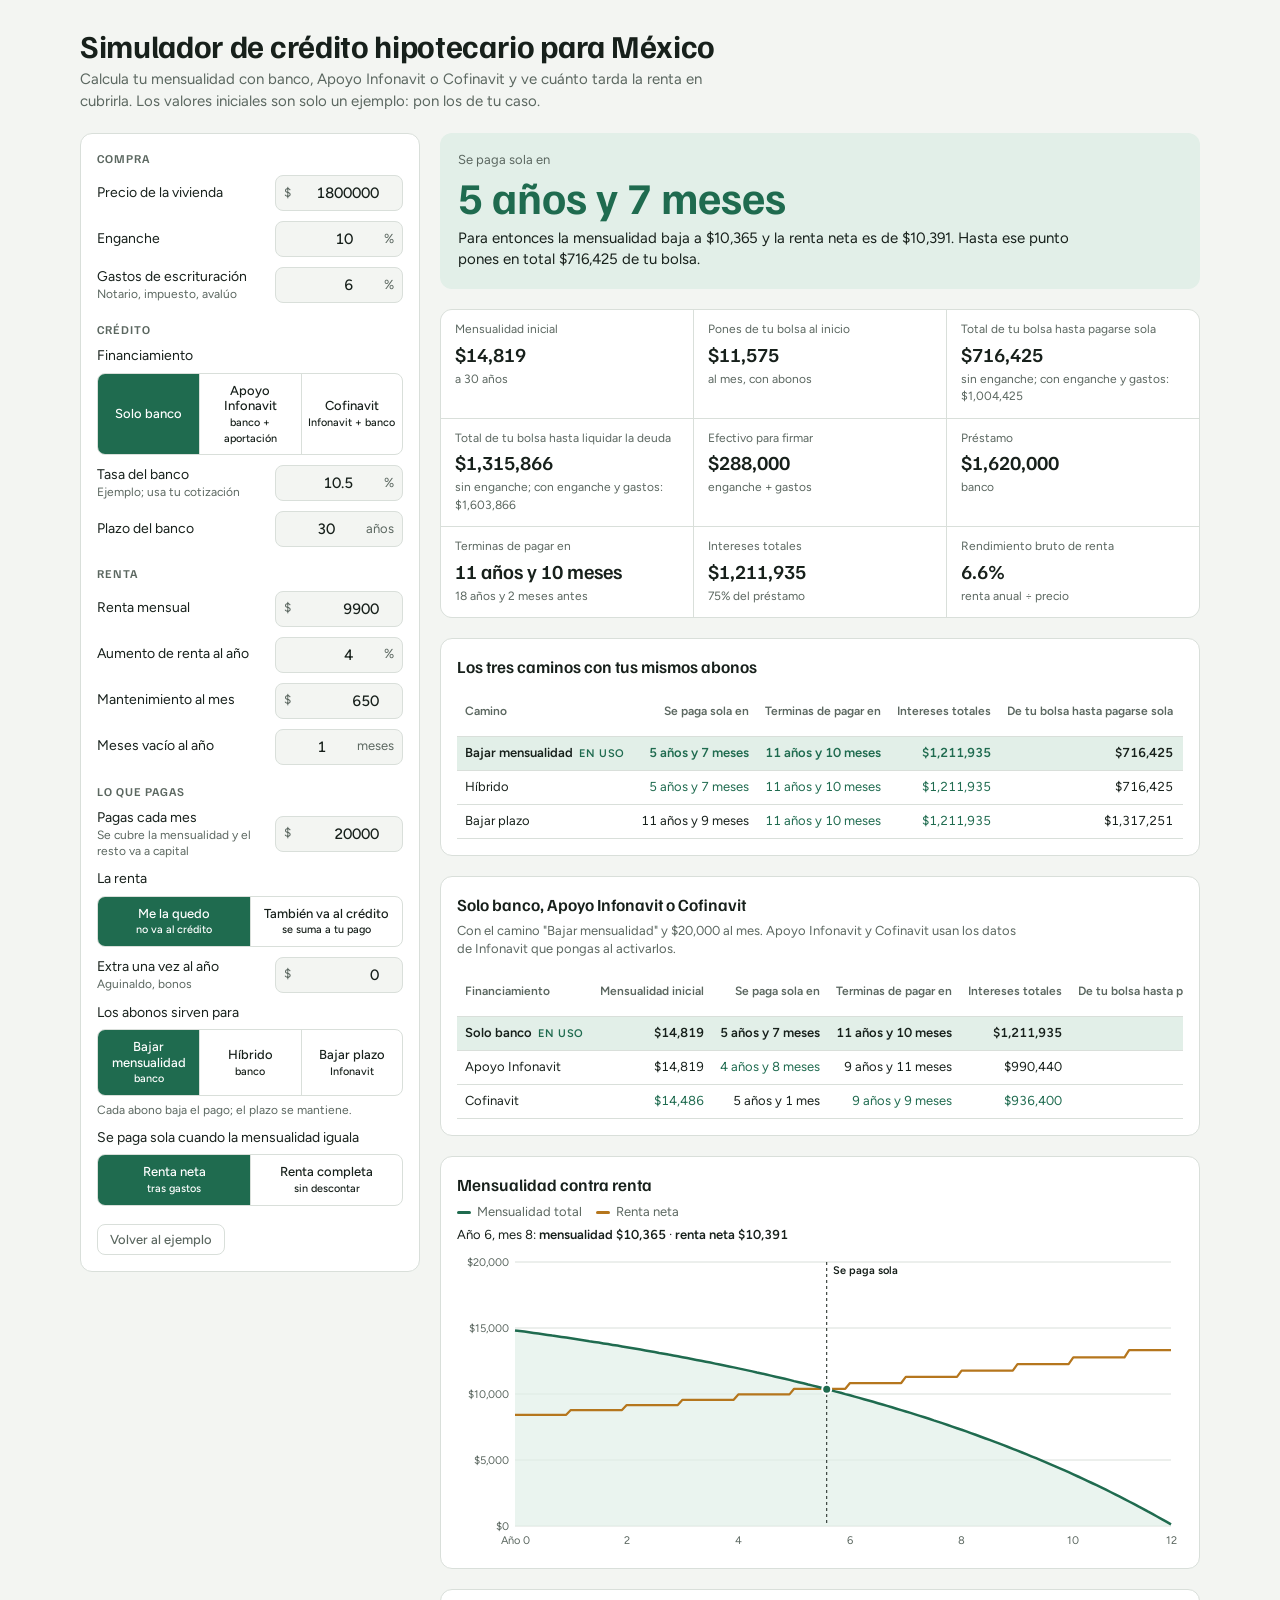
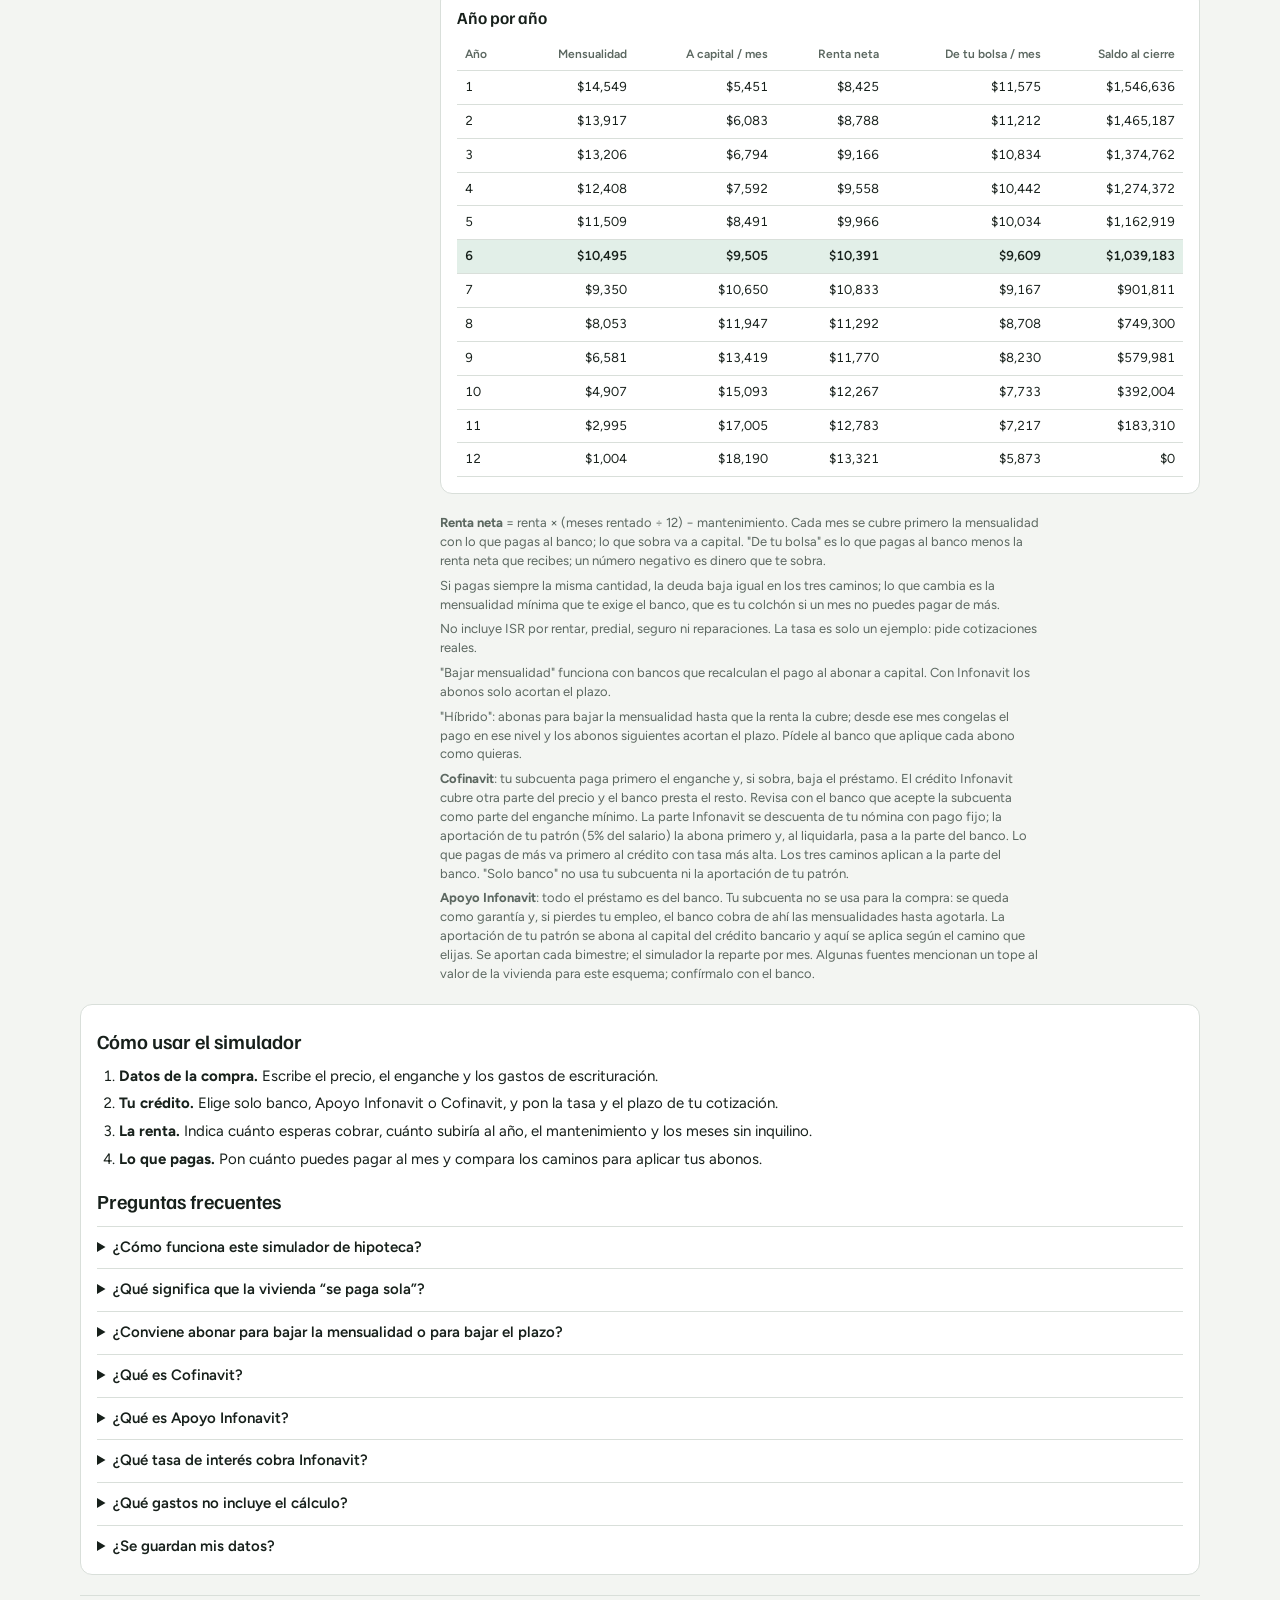
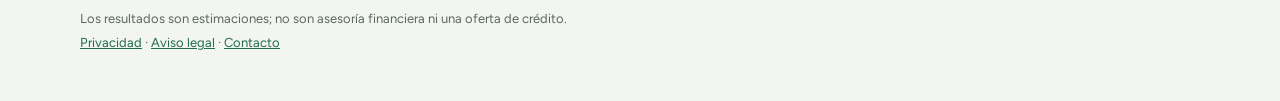
<file: index.html>
<!doctype html>
<html lang="es-MX">
<head>
<meta charset="utf-8">
<meta name="viewport" content="width=device-width, initial-scale=1, viewport-fit=cover">
<title>Simulador de crédito hipotecario en México | Infonavit y renta</title>
<meta name="description" content="Calcula gratis tu mensualidad con banco, Apoyo Infonavit o Cofinavit, compara abonos a capital y ve en cuánto tiempo la renta cubre tu hipoteca.">
<link rel="canonical" href="https://sepagasola.com/">
<meta property="og:type" content="website">
<meta property="og:locale" content="es_MX">
<meta property="og:site_name" content="Simulador de crédito hipotecario">
<meta property="og:title" content="Simulador de crédito hipotecario en México | Infonavit y renta">
<meta property="og:description" content="Calcula gratis tu mensualidad con banco, Apoyo Infonavit o Cofinavit, compara abonos a capital y ve en cuánto tiempo la renta cubre tu hipoteca.">
<meta property="og:url" content="https://sepagasola.com/">
<meta property="og:image" content="https://sepagasola.com/og-image.png">
<meta property="og:image:width" content="1200">
<meta property="og:image:height" content="630">
<meta property="og:image:alt" content="Simulador de crédito hipotecario para México: mensualidad y renta">
<meta name="twitter:card" content="summary_large_image">
<meta name="twitter:title" content="Simulador de crédito hipotecario en México | Infonavit y renta">
<meta name="twitter:description" content="Calcula gratis tu mensualidad con banco, Apoyo Infonavit o Cofinavit, compara abonos a capital y ve en cuánto tiempo la renta cubre tu hipoteca.">
<meta name="twitter:image" content="https://sepagasola.com/og-image.png">
<script type="application/ld+json">
[
 {
  "@context": "https://schema.org",
  "@type": "WebApplication",
  "name": "Simulador de crédito hipotecario para México",
  "url": "https://sepagasola.com/",
  "description": "Calcula gratis tu mensualidad con banco, Apoyo Infonavit o Cofinavit, compara abonos a capital y ve en cuánto tiempo la renta cubre tu hipoteca.",
  "applicationCategory": "FinanceApplication",
  "operatingSystem": "Cualquiera con navegador web",
  "inLanguage": "es-MX",
  "isAccessibleForFree": true,
  "offers": {
   "@type": "Offer",
   "price": "0",
   "priceCurrency": "MXN"
  }
 },
 {
  "@context": "https://schema.org",
  "@type": "FAQPage",
  "inLanguage": "es-MX",
  "mainEntity": [
   {
    "@type": "Question",
    "name": "¿Cómo funciona este simulador de hipoteca?",
    "acceptedAnswer": {
     "@type": "Answer",
     "text": "Pones el precio de la vivienda, el enganche, la tasa, el plazo, la renta esperada y lo que pagarías cada mes. El simulador calcula el crédito mes por mes y te muestra la mensualidad, los intereses, el saldo y lo que pondrías de tu bolsa. Los resultados son estimaciones: para decidir, pide cotizaciones reales."
    }
   },
   {
    "@type": "Question",
    "name": "¿Qué significa que la vivienda “se paga sola”?",
    "acceptedAnswer": {
     "@type": "Answer",
     "text": "Es el momento en que la renta cubre la mensualidad del crédito. Puedes compararla con la renta neta (descontando mantenimiento y meses vacío) o con la renta completa. Abonar a capital puede adelantar ese momento si tu banco recalcula la mensualidad."
    }
   },
   {
    "@type": "Question",
    "name": "¿Conviene abonar para bajar la mensualidad o para bajar el plazo?",
    "acceptedAnswer": {
     "@type": "Answer",
     "text": "Depende de tu caso y de lo que permita tu crédito. Si pagas siempre la misma cantidad, la deuda baja igual en los dos casos; lo que cambia es la mensualidad mínima que te exige el banco. Bajarla te deja más colchón si un mes no puedes pagar de más. El simulador compara también un camino híbrido."
    }
   },
   {
    "@type": "Question",
    "name": "¿Qué es Cofinavit?",
    "acceptedAnswer": {
     "@type": "Answer",
     "text": "Es un crédito para comprar vivienda que combina un préstamo de Infonavit con uno de un banco. Tu subcuenta de vivienda puede aplicarse a la compra, por ejemplo al enganche. Las condiciones y los montos dependen de tu precalificación y del banco."
    }
   },
   {
    "@type": "Question",
    "name": "¿Qué es Apoyo Infonavit?",
    "acceptedAnswer": {
     "@type": "Answer",
     "text": "Es un crédito del banco en el que tu subcuenta de vivienda queda como garantía: puede cubrir mensualidades si dejas de trabajar para un patrón. Las aportaciones de tu patrón, del 5% de tu salario, se aplican al crédito. Pregúntale a tu banco si reducen la mensualidad o el plazo."
    }
   },
   {
    "@type": "Question",
    "name": "¿Qué tasa de interés cobra Infonavit?",
    "acceptedAnswer": {
     "@type": "Answer",
     "text": "La tasa de los créditos de Infonavit para comprar vivienda es fija y, según la tabla publicada para 2026, va de 3.69% a 10.45% anual de acuerdo con tu salario. En los créditos combinados con un banco la tasa de cada parte puede ser distinta. Confirma la tuya en Mi Cuenta Infonavit."
    }
   },
   {
    "@type": "Question",
    "name": "¿Qué gastos no incluye el cálculo?",
    "acceptedAnswer": {
     "@type": "Answer",
     "text": "No incluye ISR por rentar, predial, seguros ni reparaciones. Los gastos de escrituración se calculan con el porcentaje que tú pongas, y la mensualidad no incluye comisiones ni seguros del banco."
    }
   },
   {
    "@type": "Question",
    "name": "¿Se guardan mis datos?",
    "acceptedAnswer": {
     "@type": "Answer",
     "text": "Los valores que escribes se guardan solo en tu navegador para que no los pierdas al volver. No hay cuentas y esos datos no se envían a ningún servidor."
    }
   }
  ]
 }
]
</script>
<link rel="preload" href="fonts/figtree-latin.woff2" as="font" type="font/woff2" crossorigin>
<link rel="icon" href="favicon.svg" type="image/svg+xml">
<link rel="icon" href="favicon-32.png" type="image/png" sizes="32x32">
<link rel="apple-touch-icon" href="apple-touch-icon.png">
<link rel="manifest" href="manifest.webmanifest">
<meta name="theme-color" content="#f3f5f2" media="(prefers-color-scheme: light)">
<meta name="theme-color" content="#111613" media="(prefers-color-scheme: dark)">
<style>
@font-face{font-family:"Familjen Grotesk";font-style:normal;font-weight:400 700;font-display:swap;src:url(fonts/familjen-grotesk-latin.woff2) format("woff2")}
@font-face{font-family:"Figtree";font-style:normal;font-weight:300 900;font-display:swap;src:url(fonts/figtree-latin.woff2) format("woff2")}
/* Layout: calculadora de dos columnas (datos a la izquierda, resultados a la derecha) que se apila en celular */
:root{
  --bg:#f3f5f2; --panel:#ffffff; --fg:#17201b; --muted:#5b6760; --line:#d9dfda;
  --accent:#1f6b4f; --accent-soft:#e2efe8; --rent:#b5761d; --rent-soft:#f6ecdc;
  --bad:#b23b2e; --good:#1f6b4f; --inf:#3d6fa8; --inf-soft:#dbe6f2;
  --f-display:"Familjen Grotesk", "Helvetica Neue", Arial, sans-serif;
  --f-body:"Figtree", system-ui, -apple-system, "Segoe UI", sans-serif;
}
@media (prefers-color-scheme: dark){:root:not([data-theme="light"]){
  --bg:#111613; --panel:#1a211d; --fg:#e7ece8; --muted:#9aa8a0; --line:#2c3630;
  --accent:#5cc49a; --accent-soft:#1c3329; --rent:#e3a54c; --rent-soft:#352a19;
  --bad:#ef7d6e; --good:#5cc49a; --inf:#7fa9de; --inf-soft:#1f2c3b; color-scheme:dark}}
:root[data-theme="dark"]{
  --bg:#111613; --panel:#1a211d; --fg:#e7ece8; --muted:#9aa8a0; --line:#2c3630;
  --accent:#5cc49a; --accent-soft:#1c3329; --rent:#e3a54c; --rent-soft:#352a19;
  --bad:#ef7d6e; --good:#5cc49a; --inf:#7fa9de; --inf-soft:#1f2c3b; color-scheme:dark}
*{box-sizing:border-box}
body{background:var(--bg);color:var(--fg);font-family:var(--f-body);font-size:15px;line-height:1.45;
  padding-left:max(16px, env(safe-area-inset-left, 0px));padding-right:max(16px, env(safe-area-inset-right, 0px));padding-block:20px 40px}
.wrap{max-width:1120px;margin:0 auto;display:flex;flex-direction:column;gap:20px}
header h1{font-family:var(--f-display);font-weight:700;font-size:clamp(24px,4vw,32px);line-height:1.1;margin:0;text-wrap:balance;letter-spacing:-.01em}
header p{margin:6px 0 0;color:var(--muted);max-width:65ch}
.grid{display:grid;grid-template-columns:minmax(0,340px) minmax(0,1fr);gap:20px;align-items:start}
@media (max-width:820px){.grid{grid-template-columns:minmax(0,1fr)}}
.inputs{background:var(--panel);border:1px solid var(--line);border-radius:12px;padding:16px;display:flex;flex-direction:column;gap:18px}
fieldset{border:0;margin:0;padding:0;display:flex;flex-direction:column;gap:10px}
legend{font-family:var(--f-display);font-weight:600;font-size:12px;text-transform:uppercase;letter-spacing:.08em;color:var(--muted);margin-bottom:8px;padding:0}
.field{display:grid;grid-template-columns:minmax(0,1fr) 128px;align-items:center;gap:10px}
.field label{font-size:14px}
.field small{display:block;color:var(--muted);font-size:12px;line-height:1.3}
.inp{display:flex;align-items:center;border:1px solid var(--line);border-radius:8px;background:var(--bg);overflow:hidden}
.inp span{padding:0 8px;color:var(--muted);font-size:13px}
.inp input{flex:1;min-width:0;width:100%;border:0;background:transparent;color:var(--fg);font:500 15px var(--f-body);padding:8px 8px;text-align:right;font-variant-numeric:tabular-nums}
.inp:focus-within{border-color:var(--accent);box-shadow:0 0 0 3px var(--accent-soft)}
input:focus{outline:none}
.seg{display:grid;grid-template-columns:1fr 1fr;border:1px solid var(--line);border-radius:8px;overflow:hidden}
.seg button{border:0;background:transparent;color:var(--fg);font:500 13px var(--f-body);padding:9px 6px;cursor:pointer;line-height:1.2}
.seg button+button{border-left:1px solid var(--line)}
.seg button[aria-pressed="true"]{background:var(--accent);color:var(--panel)}
.seg button:focus-visible{outline:2px solid var(--accent);outline-offset:-2px}
.seg-label{font-size:14px;margin-bottom:6px}
.seg3{grid-template-columns:1fr 1fr 1fr}
.hint{display:block;color:var(--muted);font-size:12px;line-height:1.35;margin-top:6px}
.compare tbody tr{cursor:pointer}
.compare tbody tr:hover td{background:var(--bg)}
.compare tbody tr.sel td{background:var(--accent-soft);font-weight:600}
.compare tbody tr:focus-visible{outline:2px solid var(--accent);outline-offset:-2px}
.compare td.best{color:var(--good)}
.warn{color:var(--bad);font-weight:500}
.cofi-box{display:flex;flex-direction:column;gap:10px;border-left:2px solid var(--inf);padding-left:10px;margin-left:2px}
body:not(.cofi) .only-cofi{display:none}
body:not(.cofi):not(.apoyo) .cofi-box{display:none}
.card .sub{margin:0 0 6px;color:var(--muted);font-size:13px;max-width:70ch}
.compare .tag{font-size:11px;font-weight:600;text-transform:uppercase;letter-spacing:.06em;color:var(--accent);margin-left:6px}
.reset{align-self:flex-start;border:1px solid var(--line);background:transparent;color:var(--muted);font:500 13px var(--f-body);border-radius:8px;padding:7px 12px;cursor:pointer}
.reset:hover{color:var(--fg);border-color:var(--muted)}
.reset:focus-visible{outline:2px solid var(--accent);outline-offset:2px}
.results{display:flex;flex-direction:column;gap:20px;min-width:0}
.verdict{border-radius:12px;padding:18px 18px;background:var(--accent-soft);display:flex;flex-direction:column;gap:4px}
.verdict.no{background:var(--rent-soft)}
.verdict .k{font-size:13px;color:var(--muted)}
.verdict .big{font-family:var(--f-display);font-weight:700;font-size:clamp(30px,6vw,44px);line-height:1.05;color:var(--accent);font-variant-numeric:tabular-nums}
.verdict.no .big{color:var(--rent)}
.verdict p{margin:4px 0 0;max-width:65ch}
.kpis{display:grid;grid-template-columns:repeat(3,minmax(0,1fr));gap:1px;background:var(--line);border:1px solid var(--line);border-radius:12px;overflow:hidden}
@media (max-width:620px){.kpis{grid-template-columns:repeat(2,minmax(0,1fr))}.kpi:last-child:nth-child(odd){grid-column:span 2}}
.kpi{background:var(--panel);padding:12px 14px;display:flex;flex-direction:column;gap:2px;min-width:0}
.kpi .k{font-size:12px;color:var(--muted);line-height:1.3}
.kpi .v{font-family:var(--f-display);font-weight:600;font-size:20px;font-variant-numeric:tabular-nums;overflow-wrap:anywhere}
.kpi .s{font-size:12px;color:var(--muted)}
.card{background:var(--panel);border:1px solid var(--line);border-radius:12px;padding:16px;min-width:0}
.card h2{font-family:var(--f-display);font-weight:600;font-size:17px;margin:0 0 4px}
.legend{display:flex;flex-wrap:wrap;gap:14px;font-size:13px;color:var(--muted);margin:6px 0 4px}
.legend i{display:inline-block;width:14px;height:3px;border-radius:2px;vertical-align:middle;margin-right:6px}
.readout{font-size:13px;min-height:20px;font-variant-numeric:tabular-nums;margin-bottom:6px}
.readout b{font-weight:600}
#chart{width:100%;display:block;touch-action:pan-y}
#chart text{font-family:var(--f-body);font-size:11px;fill:var(--muted)}
.tablebox{overflow-x:auto;margin-top:8px}
table{border-collapse:collapse;width:100%;font-size:13px;font-variant-numeric:tabular-nums;min-width:520px}
th,td{text-align:right;padding:7px 8px;border-bottom:1px solid var(--line);white-space:nowrap}
th:first-child,td:first-child{text-align:left}
th{font-weight:600;color:var(--muted);font-size:12px}
tr.be td{background:var(--accent-soft);font-weight:600}
td.neg{color:var(--good)}
.notes{font-size:13px;color:var(--muted);max-width:75ch;display:flex;flex-direction:column;gap:6px}
.notes p{margin:0}
.noscript{margin:0;padding:12px 14px;border-radius:8px;background:var(--rent-soft);font-weight:500}
.guide{background:var(--panel);border:1px solid var(--line);border-radius:12px;padding:16px;display:flex;flex-direction:column;gap:10px}
.guide h2{font-family:var(--f-display);font-weight:600;font-size:20px;margin:6px 0 0}
.guide ol{margin:0;padding-left:22px;max-width:75ch;display:flex;flex-direction:column;gap:6px}
.faq details{border-top:1px solid var(--line);padding:10px 0}
.faq details:last-child{padding-bottom:0}
.faq summary{cursor:pointer;font-weight:600}
.faq summary:focus-visible{outline:2px solid var(--accent);outline-offset:2px;border-radius:4px}
.faq p{margin:8px 0 0;color:var(--muted);max-width:75ch}
.foot{border-top:1px solid var(--line);padding-top:14px;font-size:13px;color:var(--muted)}
.foot p{margin:0}
.foot nav{margin-top:6px}
.foot a{color:var(--accent)}
@media (prefers-reduced-motion: reduce){*{transition:none!important}}
</style>

</head>
<body>
<div class="wrap">
  <header>
    <h1>Simulador de crédito hipotecario para México</h1>
    <p>Calcula tu mensualidad con banco, Apoyo Infonavit o Cofinavit y ve cuánto tarda la renta en cubrirla. Los valores iniciales son solo un ejemplo: pon los de tu caso.</p>
  </header>

  <noscript><p class="noscript">Este simulador necesita JavaScript para hacer los cálculos. Actívalo en tu navegador para usarlo.</p></noscript>

  <main class="grid">
    <form class="inputs" id="form" novalidate>
      <fieldset>
        <legend>Compra</legend>
        <div class="field"><label for="precio">Precio de la vivienda</label><div class="inp"><span>$</span><input id="precio" type="number" inputmode="numeric" step="10000" min="0"></div></div>
        <div class="field"><label for="eng">Enganche<small id="eng-hint"></small></label><div class="inp"><input id="eng" type="number" inputmode="decimal" step="1" min="0" max="100"><span>%</span></div></div>
        <div class="field"><label for="gastos">Gastos de escrituración<small>Notario, impuesto, avalúo</small></label><div class="inp"><input id="gastos" type="number" inputmode="decimal" step="0.5" min="0"><span>%</span></div></div>
      </fieldset>
      <fieldset>
        <legend>Crédito</legend>
        <div>
          <div class="seg-label">Financiamiento</div>
          <div class="seg seg3" role="group" aria-label="Tipo de financiamiento">
            <button type="button" id="fin-banco" data-fin="banco">Solo banco</button>
            <button type="button" id="fin-apoyo" data-fin="apoyo">Apoyo Infonavit<br><small>banco + aportación</small></button>
            <button type="button" id="fin-cofi" data-fin="cofinavit">Cofinavit<br><small>Infonavit + banco</small></button>
          </div>
        </div>
        <div class="field"><label for="tasa">Tasa del banco<small>Ejemplo; usa tu cotización</small></label><div class="inp"><input id="tasa" type="number" inputmode="decimal" step="0.1" min="0"><span>%</span></div></div>
        <div class="field"><label for="plazo">Plazo del banco</label><div class="inp"><input id="plazo" type="number" inputmode="numeric" step="1" min="1" max="40"><span>años</span></div></div>
        <div class="cofi-box" id="cofi-fields">
          <div class="field"><label for="subcuenta">Subcuenta de vivienda<small id="sub-hint">Tu ahorro en Infonavit; se aplica a la compra</small></label><div class="inp"><span>$</span><input id="subcuenta" type="number" inputmode="numeric" step="5000" min="0"></div></div>
          <div class="field only-cofi"><label for="infMonto">Crédito Infonavit<small>El de tu precalificación</small></label><div class="inp"><span>$</span><input id="infMonto" type="number" inputmode="numeric" step="10000" min="0"></div></div>
          <div class="field only-cofi"><label for="infTasa">Tasa Infonavit<small>Fija; hasta 10.45%, según salario y producto</small></label><div class="inp"><input id="infTasa" type="number" inputmode="decimal" step="0.01" min="0"><span>%</span></div></div>
          <div class="field only-cofi"><label for="infPlazo">Plazo Infonavit</label><div class="inp"><input id="infPlazo" type="number" inputmode="numeric" step="1" min="1" max="30"><span>años</span></div></div>
          <div class="field"><label for="aport">Aportación de tu patrón<small>5% de tu salario; va a capital</small></label><div class="inp"><span>$</span><input id="aport" type="number" inputmode="numeric" step="100" min="0"></div></div>
          <div>
            <div class="seg-label">En el crédito del banco, la aportación</div>
            <div class="seg" role="group" aria-label="Cómo se aplica la aportación del patrón">
              <button type="button" id="aport-camino" data-aportmodo="camino">Sigue tu camino<br><small>igual que tus abonos</small></button>
              <button type="button" id="aport-plazo" data-aportmodo="plazo">Siempre reduce plazo<br><small>como en algunos bancos</small></button>
            </div>
            <small class="hint" id="aport-hint"></small>
          </div>
        </div>
      </fieldset>
      <fieldset>
        <legend>Renta</legend>
        <div class="field"><label for="renta">Renta mensual</label><div class="inp"><span>$</span><input id="renta" type="number" inputmode="numeric" step="100" min="0"></div></div>
        <div class="field"><label for="aumento">Aumento de renta al año</label><div class="inp"><input id="aumento" type="number" inputmode="decimal" step="0.5"><span>%</span></div></div>
        <div class="field"><label for="mant">Mantenimiento al mes</label><div class="inp"><span>$</span><input id="mant" type="number" inputmode="numeric" step="50" min="0"></div></div>
        <div class="field"><label for="vacios">Meses vacío al año</label><div class="inp"><input id="vacios" type="number" inputmode="decimal" step="0.5" min="0" max="12"><span>meses</span></div></div>
      </fieldset>
      <fieldset>
        <legend>Lo que pagas</legend>
        <div class="field"><label for="pago">Pagas cada mes<small id="pago-hint">Se cubre la mensualidad y el resto va a capital</small></label><div class="inp"><span>$</span><input id="pago" type="number" inputmode="numeric" step="500" min="0"></div></div>
        <div>
          <div class="seg-label">La renta</div>
          <div class="seg" role="group" aria-label="Uso de la renta">
            <button type="button" id="renta-no" data-conrenta="no">Me la quedo<br><small>no va al crédito</small></button>
            <button type="button" id="renta-si" data-conrenta="si">También va al crédito<br><small>se suma a tu pago</small></button>
          </div>
        </div>
        <div class="field"><label for="anual">Extra una vez al año<small>Aguinaldo, bonos</small></label><div class="inp"><span>$</span><input id="anual" type="number" inputmode="numeric" step="1000" min="0"></div></div>
        <div>
          <div class="seg-label">Los abonos sirven para</div>
          <div class="seg seg3" role="group" aria-label="Efecto de los abonos">
            <button type="button" id="modo-mens" data-modo="mensualidad">Bajar mensualidad<br><small>banco</small></button>
            <button type="button" id="modo-hib" data-modo="hibrido">Híbrido<br><small>banco</small></button>
            <button type="button" id="modo-plazo" data-modo="plazo">Bajar plazo<br><small>Infonavit</small></button>
          </div>
          <small class="hint" id="modo-hint"></small>
        </div>
        <div>
          <div class="seg-label">Se paga sola cuando la mensualidad iguala</div>
          <div class="seg" role="group" aria-label="Meta">
            <button type="button" id="meta-neta" data-meta="neta">Renta neta<br><small>tras gastos</small></button>
            <button type="button" id="meta-bruta" data-meta="bruta">Renta completa<br><small>sin descontar</small></button>
          </div>
        </div>
      </fieldset>
      <button type="button" class="reset" id="reset">Volver al ejemplo</button>
    </form>

    <div class="results">
      <div class="verdict" id="verdict">
        <span class="k">Se paga sola en</span>
        <span class="big" id="v-big">—</span>
        <p id="v-text"></p>
      </div>

      <div class="kpis">
        <div class="kpi"><span class="k">Mensualidad inicial</span><span class="v" id="k-pay">—</span><span class="s" id="k-pay-s"></span></div>
        <div class="kpi"><span class="k">Pones de tu bolsa al inicio</span><span class="v" id="k-start">—</span><span class="s">al mes, con abonos</span></div>
        <div class="kpi"><span class="k">Total de tu bolsa hasta pagarse sola</span><span class="v" id="k-pocket">—</span><span class="s" id="k-pocket-s">sin contar enganche</span></div>
        <div class="kpi"><span class="k">Total de tu bolsa hasta liquidar la deuda</span><span class="v" id="k-pocket-all">—</span><span class="s" id="k-pocket-all-s">sin contar enganche</span></div>
        <div class="kpi"><span class="k">Efectivo para firmar</span><span class="v" id="k-cash">—</span><span class="s" id="k-cash-s"></span></div>
        <div class="kpi"><span class="k">Préstamo</span><span class="v" id="k-loan">—</span><span class="s" id="k-loan-s"></span></div>
        <div class="kpi"><span class="k">Terminas de pagar en</span><span class="v" id="k-end">—</span><span class="s" id="k-end-s"></span></div>
        <div class="kpi"><span class="k">Intereses totales</span><span class="v" id="k-int">—</span><span class="s" id="k-int-s"></span></div>
        <div class="kpi"><span class="k">Rendimiento bruto de renta</span><span class="v" id="k-yield">—</span><span class="s">renta anual ÷ precio</span></div>
      </div>

      <div class="card">
        <h2>Los tres caminos con tus mismos abonos</h2>
        <div class="tablebox">
          <table class="compare">
            <thead><tr><th scope="col">Camino</th><th scope="col">Se paga sola en</th><th scope="col">Terminas de pagar en</th><th scope="col">Intereses totales</th><th scope="col">De tu bolsa hasta pagarse sola</th><th scope="col">Total de tu bolsa hasta liquidar<br><small>con enganche y gastos</small></th></tr></thead>
            <tbody id="cmp"></tbody>
          </table>
        </div>
      </div>

      <div class="card">
        <h2>Solo banco, Apoyo Infonavit o Cofinavit</h2>
        <p class="sub" id="fin-sub"></p>
        <div class="tablebox">
          <table class="compare">
            <thead><tr><th scope="col">Financiamiento</th><th scope="col">Mensualidad inicial</th><th scope="col">Se paga sola en</th><th scope="col">Terminas de pagar en</th><th scope="col">Intereses totales</th><th scope="col">De tu bolsa hasta pagarse sola</th><th scope="col">Total de tu bolsa hasta liquidar<br><small>con enganche y gastos</small></th></tr></thead>
            <tbody id="cmp-fin"></tbody>
          </table>
        </div>
      </div>

      <div class="card">
        <h2>Mensualidad contra renta</h2>
        <div class="legend"><span><i style="background:var(--accent)"></i>Mensualidad total</span><span class="only-cofi"><i style="background:var(--inf)"></i>Parte Infonavit</span><span><i style="background:var(--rent)"></i><span id="lg-rent">Renta neta</span></span></div>
        <div class="readout" id="readout"></div>
        <svg id="chart" role="img" aria-label="Mensualidad y renta a lo largo del crédito"></svg>
      </div>

      <div class="card">
        <h2>Año por año</h2>
        <div class="tablebox">
          <table>
            <thead><tr><th scope="col">Año</th><th scope="col">Mensualidad</th><th scope="col" class="only-cofi">Infonavit</th><th scope="col" class="only-cofi">Banco</th><th scope="col">A capital / mes</th><th scope="col" id="th-rent">Renta neta</th><th scope="col">De tu bolsa / mes</th><th scope="col">Saldo al cierre</th></tr></thead>
            <tbody id="tbody"></tbody>
          </table>
        </div>
      </div>

      <div class="notes">
        <p><b>Renta neta</b> = renta × (meses rentado ÷ 12) − mantenimiento. Cada mes se cubre primero la mensualidad con lo que pagas al banco; lo que sobra va a capital. "De tu bolsa" es lo que pagas al banco menos la renta neta que recibes; un número negativo es dinero que te sobra.</p>
        <p>Si pagas siempre la misma cantidad, la deuda baja igual en los tres caminos; lo que cambia es la mensualidad mínima que te exige el banco, que es tu colchón si un mes no puedes pagar de más.</p>
        <p>No incluye ISR por rentar, predial, seguro ni reparaciones. La tasa es solo un ejemplo: pide cotizaciones reales.</p>
        <p>"Bajar mensualidad" funciona con bancos que recalculan el pago al abonar a capital. Con Infonavit los abonos solo acortan el plazo.</p>
        <p>"Híbrido": abonas para bajar la mensualidad hasta que la renta la cubre; desde ese mes congelas el pago en ese nivel y los abonos siguientes acortan el plazo. Pídele al banco que aplique cada abono como quieras.</p>
        <p><b>Cofinavit</b>: tu subcuenta paga primero el enganche y, si sobra, baja el préstamo. El crédito Infonavit cubre otra parte del precio y el banco presta el resto. Revisa con el banco que acepte la subcuenta como parte del enganche mínimo. La parte Infonavit se descuenta de tu nómina con pago fijo; la aportación de tu patrón (5% del salario) la abona primero y, al liquidarla, pasa a la parte del banco. Lo que pagas de más va primero al crédito con tasa más alta. Los tres caminos aplican a la parte del banco. "Solo banco" no usa tu subcuenta ni la aportación de tu patrón.</p>
        <p><b>Apoyo Infonavit</b>: todo el préstamo es del banco. Tu subcuenta no se usa para la compra: se queda como garantía y, si pierdes tu empleo, el banco cobra de ahí las mensualidades hasta agotarla. La aportación de tu patrón se abona al capital del crédito bancario y aquí se aplica según el camino que elijas. Se aportan cada bimestre; el simulador la reparte por mes. Algunas fuentes mencionan un tope al valor de la vivienda para este esquema; confírmalo con el banco.</p>
      </div>
    </div>
  </main>

  <section class="guide" aria-labelledby="guia-t">
    <h2 id="guia-t">Cómo usar el simulador</h2>
    <ol>
      <li><b>Datos de la compra.</b> Escribe el precio, el enganche y los gastos de escrituración.</li>
      <li><b>Tu crédito.</b> Elige solo banco, Apoyo Infonavit o Cofinavit, y pon la tasa y el plazo de tu cotización.</li>
      <li><b>La renta.</b> Indica cuánto esperas cobrar, cuánto subiría al año, el mantenimiento y los meses sin inquilino.</li>
      <li><b>Lo que pagas.</b> Pon cuánto puedes pagar al mes y compara los caminos para aplicar tus abonos.</li>
    </ol>
    <h2>Preguntas frecuentes</h2>
    <div class="faq">
      <details><summary>¿Cómo funciona este simulador de hipoteca?</summary><p>Pones el precio de la vivienda, el enganche, la tasa, el plazo, la renta esperada y lo que pagarías cada mes. El simulador calcula el crédito mes por mes y te muestra la mensualidad, los intereses, el saldo y lo que pondrías de tu bolsa. Los resultados son estimaciones: para decidir, pide cotizaciones reales.</p></details>
      <details><summary>¿Qué significa que la vivienda “se paga sola”?</summary><p>Es el momento en que la renta cubre la mensualidad del crédito. Puedes compararla con la renta neta (descontando mantenimiento y meses vacío) o con la renta completa. Abonar a capital puede adelantar ese momento si tu banco recalcula la mensualidad.</p></details>
      <details><summary>¿Conviene abonar para bajar la mensualidad o para bajar el plazo?</summary><p>Depende de tu caso y de lo que permita tu crédito. Si pagas siempre la misma cantidad, la deuda baja igual en los dos casos; lo que cambia es la mensualidad mínima que te exige el banco. Bajarla te deja más colchón si un mes no puedes pagar de más. El simulador compara también un camino híbrido.</p></details>
      <details><summary>¿Qué es Cofinavit?</summary><p>Es un crédito para comprar vivienda que combina un préstamo de Infonavit con uno de un banco. Tu subcuenta de vivienda puede aplicarse a la compra, por ejemplo al enganche. Las condiciones y los montos dependen de tu precalificación y del banco.</p></details>
      <details><summary>¿Qué es Apoyo Infonavit?</summary><p>Es un crédito del banco en el que tu subcuenta de vivienda queda como garantía: puede cubrir mensualidades si dejas de trabajar para un patrón. Las aportaciones de tu patrón, del 5% de tu salario, se aplican al crédito. Pregúntale a tu banco si reducen la mensualidad o el plazo.</p></details>
      <details><summary>¿Qué tasa de interés cobra Infonavit?</summary><p>La tasa de los créditos de Infonavit para comprar vivienda es fija y, según la tabla publicada para 2026, va de 3.69% a 10.45% anual de acuerdo con tu salario. En los créditos combinados con un banco la tasa de cada parte puede ser distinta. Confirma la tuya en Mi Cuenta Infonavit.</p></details>
      <details><summary>¿Qué gastos no incluye el cálculo?</summary><p>No incluye ISR por rentar, predial, seguros ni reparaciones. Los gastos de escrituración se calculan con el porcentaje que tú pongas, y la mensualidad no incluye comisiones ni seguros del banco.</p></details>
      <details><summary>¿Se guardan mis datos?</summary><p>Los valores que escribes se guardan solo en tu navegador para que no los pierdas al volver. No hay cuentas y esos datos no se envían a ningún servidor.</p></details>
    </div>
  </section>

  <footer class="foot">
    <p>Los resultados son estimaciones; no son asesoría financiera ni una oferta de crédito.</p>
    <nav aria-label="Información legal"><a href="privacidad.html">Privacidad</a> · <a href="aviso-legal.html">Aviso legal</a> · <a href="https://github.com/josueveloper/sepagasola.com/issues" rel="noopener">Contacto</a></nav>
  </footer>
</div>

<script>
(function(){
  var DEFAULTS={precio:1800000,eng:10,gastos:6,tasa:10.5,plazo:30,renta:9900,aumento:4,mant:650,vacios:1,pago:20000,anual:0,conRenta:'no',modo:'mensualidad',meta:'neta',fin:'banco',subcuenta:100000,infMonto:500000,infTasa:9.6,infPlazo:30,aport:2000,aportModo:'camino'};
  var HINTS={
    mensualidad:'Cada abono baja el pago; el plazo se mantiene.',
    hibrido:'Baja el pago hasta que la renta lo cubre; después tus abonos acortan el plazo.',
    plazo:'El pago se queda fijo; cada abono acorta el plazo.'
  };
  var MODE_NAMES={mensualidad:'Bajar mensualidad',hibrido:'Híbrido',plazo:'Bajar plazo'};
  var KEYS=['precio','eng','gastos','tasa','plazo','renta','aumento','mant','vacios','pago','anual','subcuenta','infMonto','infTasa','infPlazo','aport'];
  var FIN_NAMES={banco:'Solo banco',apoyo:'Apoyo Infonavit',cofinavit:'Cofinavit'};
  var state=Object.assign({},DEFAULTS);
  try{var saved=JSON.parse(localStorage.getItem('simHipoteca')||'null');if(saved&&typeof saved==='object'){Object.assign(state,saved);}}catch(e){}

  var money=new Intl.NumberFormat('es-MX',{style:'currency',currency:'MXN',maximumFractionDigits:0});
  function $(id){return document.getElementById(id);}
  function fm(v){return money.format(Math.round(v)).replace('MXN','').trim();}
  function yrs(m){
    m=Math.max(0,Math.round(m));
    var y=Math.floor(m/12), r=m%12, parts=[];
    if(y) parts.push(y+(y===1?' año':' años'));
    if(r) parts.push(r+(r===1?' mes':' meses'));
    return parts.length?parts.join(' y '):'0 meses';
  }

  function fillInputs(){KEYS.forEach(function(k){$(k).value=state[k];});syncSeg();}
  function syncSeg(){
    $('modo-mens').setAttribute('aria-pressed',state.modo==='mensualidad');
    $('modo-hib').setAttribute('aria-pressed',state.modo==='hibrido');
    $('modo-plazo').setAttribute('aria-pressed',state.modo==='plazo');
    var cofi=state.fin==='cofinavit', apoyo=state.fin==='apoyo';
    $('modo-hint').textContent=(HINTS[state.modo]||'')+(cofi?' Aplica a la parte del banco; la de Infonavit siempre acorta plazo.':apoyo?' La aportación de tu patrón también se aplica así.':'');
    $('fin-banco').setAttribute('aria-pressed',state.fin==='banco');
    $('fin-apoyo').setAttribute('aria-pressed',apoyo);
    $('fin-cofi').setAttribute('aria-pressed',cofi);
    document.body.classList.toggle('cofi',cofi);
    document.body.classList.toggle('apoyo',apoyo);
    $('sub-hint').textContent=apoyo?'Se queda como garantía si pierdes tu empleo':'Cubre primero tu enganche; lo que sobre baja el préstamo';
    $('eng-hint').textContent=cofi?'Total; tu subcuenta pone una parte':'';
    $('aport-camino').setAttribute('aria-pressed',state.aportModo!=='plazo');
    $('aport-plazo').setAttribute('aria-pressed',state.aportModo==='plazo');
    $('aport-hint').textContent=cofi
      ?'Con Cofinavit solo cuenta cuando ya liquidaste la parte Infonavit y la aportación pasa al banco.'
      :'Pregúntale a tu banco cómo la aplica; si solo reduce plazo, la mensualidad baja más lento.';
    $('pago-hint').textContent=cofi?'Cubre Infonavit (nómina) y banco; el resto va a capital':'Se cubre la mensualidad y el resto va a capital';
    $('renta-no').setAttribute('aria-pressed',state.conRenta!=='si');
    $('renta-si').setAttribute('aria-pressed',state.conRenta==='si');
    $('meta-neta').setAttribute('aria-pressed',state.meta==='neta');
    $('meta-bruta').setAttribute('aria-pressed',state.meta==='bruta');
  }
  function save(){try{localStorage.setItem('simHipoteca',JSON.stringify(state));}catch(e){}}

  function pmtR(B,r,n){if(B<=0)return 0;if(n<=0)return B;return r===0?B/n:B*r/(1-Math.pow(1+r,-n));}
  function simulate(p){
    var cofi=p.fin==='cofinavit', apoyo=p.fin==='apoyo';
    var engTotal=Math.max(0,p.precio*p.eng/100);
    var needed=Math.max(0,p.precio-engTotal);
    var subAll=cofi?Math.max(0,p.subcuenta):0;
    var subToEng=Math.min(subAll,engTotal);            // la subcuenta cubre primero el enganche
    var sub=Math.min(subAll-subToEng,needed);          // lo que sobra baja el préstamo
    var cashEng=engTotal-subToEng;
    var Li0=cofi?Math.min(Math.max(0,p.infMonto),needed-sub):0;
    var Lb0=Math.max(0,needed-sub-Li0);
    var rb=p.tasa/100/12, Nb=Math.max(1,Math.round(p.plazo*12));
    var ri=p.infTasa/100/12, Ni=Math.max(1,Math.round(p.infPlazo*12));
    var bankFixed=pmtR(Lb0,rb,Nb), infFixed=pmtR(Li0,ri,Ni);
    var Bb=Lb0, Bi=Li0, months=[], be=null, pocket=0, pocketAll=0, interest=0, frozen=null, short=0, shortMax=0;
    var bankPay=bankFixed; // mensualidad vigente del banco
    var maxM=Math.max(Nb,cofi?Ni:0);
    var bankFirst=!cofi||p.tasa>=p.infTasa;
    // tipo: 'mens' = el abono baja la mensualidad (mismo plazo restante); 'plazo' = la mensualidad no cambia
    function applyTo(amount,order,bankType){
      var used=0;
      order.forEach(function(k){
        if(amount<=0)return;
        if(k==='b'&&Bb>0){
          var before=Bb, a=Math.min(amount,Bb);
          Bb-=a; amount-=a; used+=a;
          if(bankType==='mens') bankPay*=Bb/before;
        }
        if(k==='i'&&Bi>0){var c=Math.min(amount,Bi);Bi-=c;amount-=c;used+=c;}
      });
      return used;
    }
    for(var m=0;m<maxM && (Bb>0.5||Bi>0.5);m++){
      var y=Math.floor(m/12);
      var rent=p.renta*Math.pow(1+p.aumento/100,y);
      var net=rent*(12-Math.min(12,p.vacios))/12-p.mant;
      var target=p.meta==='neta'?net:rent;
      // Infonavit: pago fijo
      var intI=Bi*ri, payI=Bi>0.5?Math.min(infFixed,Bi+intI):0;
      // Banco: según el camino
      var intB=Bb*rb, payB=0;
      if(Bb>0.5) payB=Math.min(bankPay,Bb+intB);
      var pay=payI+payB;
      if(be===null && pay<=target+0.5){be=m; frozen=pay;}
      Bi=Math.max(0,Bi+intI-payI); Bb=Math.max(0,Bb+intB-payB);
      interest+=intI+intB;
      var sent=p.pago+(p.conRenta==='si'?Math.max(0,net):0);
      if(sent<pay-0.5){short++; shortMax=Math.max(shortMax,pay-sent);}
      var userExtra=Math.max(0,sent-pay)+(((m+1)%12===0)?p.anual:0);
      var userType=p.modo==='plazo'?'plazo':(p.modo==='hibrido'&&frozen!==null?'plazo':'mens');
      var empType=p.aportModo==='plazo'?'plazo':userType;
      var emp=(cofi||apoyo)?Math.max(0,p.aport):0;
      var empUsed=applyTo(emp,['i','b'],empType);
      var userUsed=applyTo(userExtra,bankFirst?['b','i']:['i','b'],userType);
      if(be===null) pocket+=pay+userUsed-net;
      pocketAll+=pay+userUsed-net;
      months.push({m:m,y:y,pay:pay,payI:payI,payB:payB,net:net,rent:rent,target:target,extra:userUsed+empUsed,userExtra:userUsed,emp:empUsed,B:Bb+Bi,Bb:Bb,Bi:Bi});
    }
    if(be===null && months.length<maxM) be=months.length; // se liquidó antes
    return {cofi:cofi,apoyo:apoyo,guarantee:apoyo?Math.max(0,p.subcuenta):0,loan:Lb0+Li0,Lb0:Lb0,Li0:Li0,sub:sub,subToEng:subToEng,cashEng:cashEng,engTotal:engTotal,needed:needed,months:months,be:be,pocket:pocket,pocketAll:pocketAll,interest:interest,N:maxM,short:short,shortMax:shortMax};
  }

  var lastSim=null;
  function render(){
    var p=state, s=simulate(p); lastSim=s;
    var m0=s.months[0]||{pay:0,payI:0,payB:0,net:0,rent:0,extra:0,userExtra:0};
    var cash=s.cashEng+p.precio*p.gastos/100;
    var startPocket=m0.pay+m0.userExtra-m0.net;

    var v=$('verdict');
    if(s.be!==null){
      v.classList.remove('no');
      $('v-big').textContent=s.be===0?'Desde el primer mes':yrs(s.be);
      var mb=s.months[Math.min(s.be,s.months.length-1)];
      $('v-text').textContent=s.be===0
        ?'La renta ya cubre la mensualidad desde el inicio.'
        :'Para entonces la mensualidad baja a '+fm(mb?mb.pay:0)+' y la renta'+(p.meta==='neta'?' neta':'')+' es de '+fm(mb?mb.target:0)+'. Hasta ese punto pones en total '+fm(s.pocket)+' de tu bolsa.';
    }else{
      v.classList.add('no');
      $('v-big').textContent='No llega en el plazo';
      $('v-text').textContent='Con estos valores la renta nunca alcanza a la mensualidad. Prueba con un pago mensual mayor, más enganche o una tasa menor.';
    }
    if(s.short>0){
      var w=document.createElement('span');
      w.className='warn';
      w.textContent=' Ojo: tu pago de '+fm(p.pago)+(p.conRenta==='si'?' más la renta':'')+' no alcanza la mensualidad de '+fm(m0.pay)+', así que no queda nada para capital. El cálculo asume que pagas la mensualidad completa.';
      $('v-text').appendChild(w);
    }

    $('k-pay').textContent=fm(m0.pay);
    $('k-pay-s').textContent=s.cofi?('Infonavit '+fm(m0.payI)+' + banco '+fm(m0.payB)):('a '+p.plazo+' años');
    $('k-start').textContent=fm(startPocket);
    $('k-pocket').textContent=fm(s.pocket);
    $('k-pocket-s').textContent='sin enganche; con enganche y gastos: '+fm(s.pocket+cash);
    $('k-pocket-all').textContent=fm(s.pocketAll);
    $('k-pocket-all-s').textContent='sin enganche; con enganche y gastos: '+fm(s.pocketAll+cash);
    $('k-cash').textContent=fm(cash);
    $('k-cash-s').textContent=s.subToEng>0
      ?('enganche '+fm(s.cashEng)+' + gastos; tu subcuenta pone '+fm(s.subToEng))
      :'enganche + gastos';
    $('k-loan').textContent=fm(s.loan);
    $('k-loan-s').textContent=s.cofi?('Infonavit '+fm(s.Li0)+' + banco '+fm(s.Lb0)+(s.sub>0?'; sobrante de subcuenta '+fm(s.sub):'')):s.apoyo?('banco; subcuenta '+fm(s.guarantee)+' como garantía'):'banco';
    var endM=s.months.length;
    $('k-end').textContent=yrs(endM);
    $('k-end-s').textContent=endM<s.N?(yrs(s.N-endM)+' antes'):'plazo completo';
    $('k-int').textContent=fm(s.interest);
    $('k-int-s').textContent=s.loan>0?(Math.round(s.interest/s.loan*100)+'% del préstamo'):'';
    $('k-yield').textContent=p.precio>0?((p.renta*12/p.precio*100).toFixed(1)+'%'):'—';

    var rentLabel=p.meta==='neta'?'Renta neta':'Renta completa';
    $('lg-rent').textContent=rentLabel; $('th-rent').textContent=rentLabel;

    renderTable(s);
    renderCompare();
    renderFinCompare();
    drawChart(s);
  }

  function renderFinCompare(){
    var tb=$('cmp-fin'); tb.textContent='';
    var fins=['banco','apoyo','cofinavit'];
    var res=fins.map(function(f){return simulate(Object.assign({},state,{fin:f}));});
    $('fin-sub').textContent='Con el camino "'+MODE_NAMES[state.modo]+'" y '+fm(state.pago)+' al mes. Apoyo Infonavit y Cofinavit usan los datos de Infonavit que pongas al activarlos.';
    function beM(r){return r.be===null?Infinity:r.be;}
    var bestBe=Math.min.apply(null,res.map(beM));
    var bestEnd=Math.min.apply(null,res.map(function(r){return r.months.length;}));
    var bestInt=Math.min.apply(null,res.map(function(r){return r.interest;}));
    var bestPay=Math.min.apply(null,res.map(function(r){return r.months[0]?r.months[0].pay:0;}));
    fins.forEach(function(f,ix){
      var r=res[ix], tr=document.createElement('tr'), p0=r.months[0]?r.months[0].pay:0;
      tr.tabIndex=0; tr.setAttribute('role','button');
      tr.setAttribute('aria-label','Usar '+FIN_NAMES[f]);
      if(f===state.fin) tr.className='sel';
      var c0=document.createElement('td'); c0.textContent=FIN_NAMES[f];
      if(f===state.fin){var tg=document.createElement('span');tg.className='tag';tg.textContent='en uso';c0.appendChild(tg);}
      tr.appendChild(c0);
      [
        [fm(p0), Math.round(p0)===Math.round(bestPay)],
        [r.be===null?'No llega':(r.be===0?'Mes 1':yrs(r.be)), beM(r)===bestBe&&r.be!==null],
        [yrs(r.months.length), r.months.length===bestEnd],
        [fm(r.interest), Math.round(r.interest)===Math.round(bestInt)],
        [fm(r.pocket), false],
        [fm(r.pocketAll+r.cashEng+state.precio*state.gastos/100), false]
      ].forEach(function(c){var td=document.createElement('td');td.textContent=c[0];if(c[1])td.className='best';tr.appendChild(td);});
      function pick(){state.fin=f;syncSeg();save();hoverM=null;render();}
      tr.addEventListener('click',pick);
      tr.addEventListener('keydown',function(e){if(e.key==='Enter'||e.key===' '){e.preventDefault();pick();}});
      tb.appendChild(tr);
    });
  }

  function renderCompare(){
    var tb=$('cmp'); tb.textContent='';
    var modes=['mensualidad','hibrido','plazo'];
    var res=modes.map(function(md){return simulate(Object.assign({},state,{modo:md}));});
    function beM(r){return r.be===null?Infinity:r.be;}
    var bestBe=Math.min.apply(null,res.map(beM));
    var bestEnd=Math.min.apply(null,res.map(function(r){return r.months.length;}));
    var bestInt=Math.min.apply(null,res.map(function(r){return r.interest;}));
    modes.forEach(function(md,ix){
      var r=res[ix], tr=document.createElement('tr');
      tr.tabIndex=0; tr.setAttribute('role','button');
      tr.setAttribute('aria-label','Usar '+MODE_NAMES[md]);
      if(md===state.modo) tr.className='sel';
      var c0=document.createElement('td'); c0.textContent=MODE_NAMES[md];
      if(md===state.modo){var tg=document.createElement('span');tg.className='tag';tg.textContent='en uso';c0.appendChild(tg);}
      tr.appendChild(c0);
      var cells=[
        [r.be===null?'No llega':(r.be===0?'Mes 1':yrs(r.be)), beM(r)===bestBe&&r.be!==null],
        [yrs(r.months.length), r.months.length===bestEnd],
        [fm(r.interest), Math.round(r.interest)===Math.round(bestInt)],
        [fm(r.pocket), false],
        [fm(r.pocketAll+r.cashEng+state.precio*state.gastos/100), false]
      ];
      cells.forEach(function(c){var td=document.createElement('td');td.textContent=c[0];if(c[1])td.className='best';tr.appendChild(td);});
      function pick(){state.modo=md;syncSeg();save();hoverM=null;render();}
      tr.addEventListener('click',pick);
      tr.addEventListener('keydown',function(e){if(e.key==='Enter'||e.key===' '){e.preventDefault();pick();}});
      tb.appendChild(tr);
    });
  }

  function renderTable(s){
    var tb=$('tbody'); tb.textContent='';
    var byYear={};
    s.months.forEach(function(r){(byYear[r.y]=byYear[r.y]||[]).push(r);});
    var beYear=s.be!==null&&s.be<s.months.length?s.months[s.be].y:null;
    Object.keys(byYear).forEach(function(k){
      var rows=byYear[k], n=rows.length;
      var pay=rows.reduce(function(a,r){return a+r.pay;},0)/n;
      var tgt=rows.reduce(function(a,r){return a+r.target;},0)/n;
      var pocket=rows.reduce(function(a,r){return a+r.pay+r.userExtra-r.net;},0)/n;
      var ext=rows.reduce(function(a,r){return a+r.extra;},0)/n;
      var pI=rows.reduce(function(a,r){return a+r.payI;},0)/n;
      var pB=rows.reduce(function(a,r){return a+r.payB;},0)/n;
      var tr=document.createElement('tr');
      if(+k===beYear) tr.className='be';
      [String(+k+1),fm(pay),fm(pI),fm(pB),fm(ext),fm(tgt),fm(pocket),fm(rows[n-1].B)].forEach(function(t,ix){
        var td=document.createElement('td'); td.textContent=t;
        if(ix===2||ix===3) td.className='only-cofi';
        if(ix===6&&pocket<0) td.className='neg';
        tr.appendChild(td);
      });
      tb.appendChild(tr);
    });
  }

  var hoverM=null;
  function drawChart(s){
    var svg=$('chart'), W=Math.max(300,svg.clientWidth||600), H=Math.round(Math.min(300,Math.max(200,W*0.45)));
    svg.setAttribute('viewBox','0 0 '+W+' '+H); svg.setAttribute('height',H);
    var ml=58, mr=12, mt=10, mb=26, iw=W-ml-mr, ih=H-mt-mb;
    var ms=s.months; if(!ms.length){svg.innerHTML='';return;}
    var maxY=0; ms.forEach(function(r){maxY=Math.max(maxY,r.pay,r.target);});
    maxY=niceMax(maxY*1.08);
    var total=ms.length;
    function x(m){return ml+(total<=1?0:m/(total-1))*iw;}
    function y(v){return mt+ih-(Math.max(0,v)/maxY)*ih;}
    var out='';
    for(var g=0;g<=4;g++){var gv=maxY*g/4, gy=y(gv);
      out+='<line x1="'+ml+'" x2="'+(W-mr)+'" y1="'+gy+'" y2="'+gy+'" stroke="var(--line)" stroke-width="1"/>';
      out+='<text x="'+(ml-6)+'" y="'+(gy+4)+'" text-anchor="end">'+fm(gv)+'</text>';}
    var years=Math.ceil(total/12), step=years>20?5:years>10?2:1;
    for(var yy=0;yy<=years;yy+=step){var mm=Math.min(total-1,yy*12);
      out+='<text x="'+x(mm)+'" y="'+(H-8)+'" text-anchor="middle">'+(yy===0?'Año 0':yy)+'</text>';}
    function path(key){return ms.map(function(r,ix){return (ix?'L':'M')+x(ix).toFixed(1)+' '+y(r[key]).toFixed(1);}).join(' ');}
    var area=path('pay')+' L'+x(total-1).toFixed(1)+' '+(mt+ih)+' L'+ml+' '+(mt+ih)+' Z';
    out+='<path d="'+area+'" fill="var(--accent-soft)" stroke="none" opacity=".7"/>';
    if(s.cofi){
      var areaI=path('payI')+' L'+x(total-1).toFixed(1)+' '+(mt+ih)+' L'+ml+' '+(mt+ih)+' Z';
      out+='<path d="'+areaI+'" fill="var(--inf-soft)" stroke="none"/>';
      out+='<path d="'+path('payI')+'" fill="none" stroke="var(--inf)" stroke-width="1.5" stroke-linejoin="round"/>';
    }
    out+='<path d="'+path('target')+'" fill="none" stroke="var(--rent)" stroke-width="2.25" stroke-linejoin="round"/>';
    out+='<path d="'+path('pay')+'" fill="none" stroke="var(--accent)" stroke-width="2.5" stroke-linejoin="round"/>';
    if(s.be!==null && s.be<total){
      var bx=x(s.be);
      out+='<line x1="'+bx+'" x2="'+bx+'" y1="'+mt+'" y2="'+(mt+ih)+'" stroke="var(--fg)" stroke-width="1" stroke-dasharray="3 3"/>';
      out+='<circle cx="'+bx+'" cy="'+y(ms[s.be].pay)+'" r="4.5" fill="var(--accent)" stroke="var(--panel)" stroke-width="2"/>';
      var lx=bx+(bx>W-130?-6:6);
      out+='<text x="'+lx+'" y="'+(mt+12)+'" text-anchor="'+(bx>W-130?'end':'start')+'" style="fill:var(--fg);font-weight:600">Se paga sola</text>';
    }
    var hm=hoverM!==null?Math.min(hoverM,total-1):null;
    if(hm!==null){
      out+='<line x1="'+x(hm)+'" x2="'+x(hm)+'" y1="'+mt+'" y2="'+(mt+ih)+'" stroke="var(--muted)" stroke-width="1"/>';
      out+='<circle cx="'+x(hm)+'" cy="'+y(ms[hm].pay)+'" r="3.5" fill="var(--accent)"/>';
      out+='<circle cx="'+x(hm)+'" cy="'+y(ms[hm].target)+'" r="3.5" fill="var(--rent)"/>';
    }
    svg.innerHTML=out;
    svg._geom={ml:ml,iw:iw,total:total,W:W};
    var r=ms[hm!==null?hm:(s.be!==null&&s.be<total?s.be:0)];
    $('readout').innerHTML='';
    var lab=document.createElement('span');
    lab.textContent='Año '+(r.y+1)+', mes '+((r.m%12)+1)+': ';
    var b1=document.createElement('b'); b1.textContent='mensualidad '+fm(r.pay)+(s.cofi?' (Infonavit '+fm(r.payI)+' + banco '+fm(r.payB)+')':'');
    var b2=document.createElement('b'); b2.textContent=(state.meta==='neta'?'renta neta ':'renta ')+fm(r.target);
    $('readout').append(lab,b1,' · ',b2);
  }
  function niceMax(v){if(v<=0)return 1000;var p=Math.pow(10,Math.floor(Math.log10(v))),n=v/p;var s=n<=1?1:n<=2?2:n<=2.5?2.5:n<=5?5:10;return s*p;}

  var svg=$('chart');
  function pointer(ev){
    var g=svg._geom; if(!g)return;
    var rect=svg.getBoundingClientRect(); var px=(ev.clientX-rect.left)*(g.W/rect.width);
    var t=(px-g.ml)/g.iw; t=Math.max(0,Math.min(1,t));
    hoverM=Math.round(t*(g.total-1)); drawChart(lastSim);
  }
  svg.addEventListener('pointermove',pointer);
  svg.addEventListener('pointerdown',pointer);
  svg.addEventListener('pointerleave',function(){hoverM=null;drawChart(lastSim);});

  KEYS.forEach(function(k){
    $(k).addEventListener('input',function(){
      var v=parseFloat(this.value); state[k]=isNaN(v)?0:v; hoverM=null; save(); render();
    });
  });
  document.querySelectorAll('[data-modo]').forEach(function(b){b.addEventListener('click',function(){state.modo=b.dataset.modo;syncSeg();save();render();});});
  document.querySelectorAll('[data-aportmodo]').forEach(function(b){b.addEventListener('click',function(){state.aportModo=b.dataset.aportmodo;syncSeg();save();hoverM=null;render();});});
  document.querySelectorAll('[data-fin]').forEach(function(b){b.addEventListener('click',function(){state.fin=b.dataset.fin;syncSeg();save();hoverM=null;render();});});
  document.querySelectorAll('[data-conrenta]').forEach(function(b){b.addEventListener('click',function(){state.conRenta=b.dataset.conrenta;syncSeg();save();hoverM=null;render();});});
  document.querySelectorAll('[data-meta]').forEach(function(b){b.addEventListener('click',function(){state.meta=b.dataset.meta;syncSeg();save();render();});});
  $('reset').addEventListener('click',function(){state=Object.assign({},DEFAULTS);fillInputs();save();hoverM=null;render();});
  $('form').addEventListener('submit',function(e){e.preventDefault();});
  var rt; window.addEventListener('resize',function(){clearTimeout(rt);rt=setTimeout(function(){drawChart(lastSim);},120);});

  fillInputs(); render();
})();
</script>

</body>
</html>
</file>
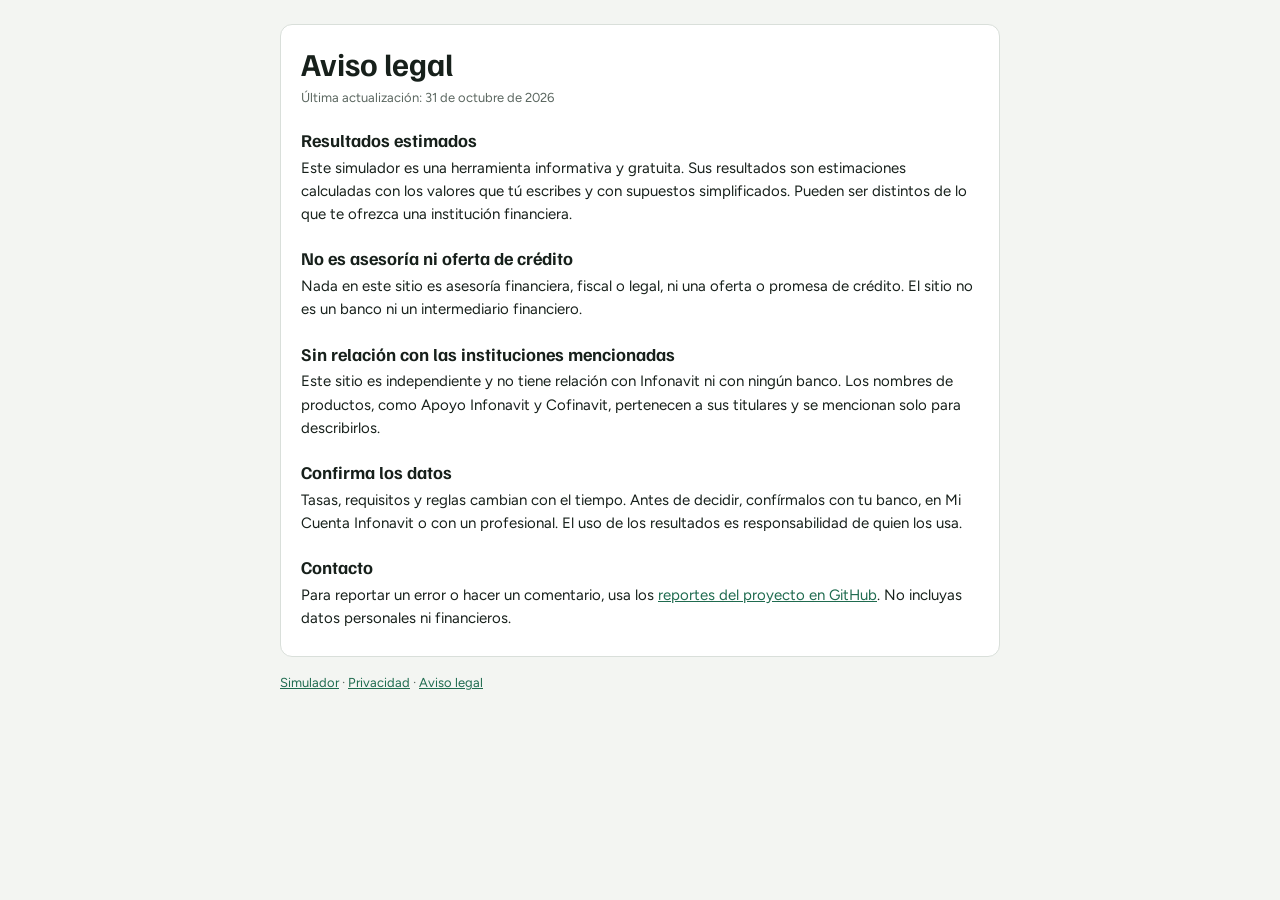
<file: aviso-legal.html>
<!doctype html>
<html lang="es-MX">
<head>
<meta charset="utf-8">
<meta name="viewport" content="width=device-width, initial-scale=1">
<title>Aviso legal | Simulador de crédito hipotecario</title>
<meta name="description" content="Condiciones de uso del simulador de crédito hipotecario: resultados estimados, sin asesoría financiera ni oferta de crédito.">
<link rel="canonical" href="https://sepagasola.com/aviso-legal.html">
<link rel="icon" href="/favicon.svg" type="image/svg+xml">
<link rel="icon" href="/favicon-32.png" type="image/png" sizes="32x32">
<link rel="stylesheet" href="/paginas.css">
</head>
<body>
<main>
<h1>Aviso legal</h1>
<p class="fecha">Última actualización: 31 de octubre de 2026</p>
<h2>Resultados estimados</h2>
<p>Este simulador es una herramienta informativa y gratuita. Sus resultados son estimaciones calculadas con los valores que tú escribes y con supuestos simplificados. Pueden ser distintos de lo que te ofrezca una institución financiera.</p>
<h2>No es asesoría ni oferta de crédito</h2>
<p>Nada en este sitio es asesoría financiera, fiscal o legal, ni una oferta o promesa de crédito. El sitio no es un banco ni un intermediario financiero.</p>
<h2>Sin relación con las instituciones mencionadas</h2>
<p>Este sitio es independiente y no tiene relación con Infonavit ni con ningún banco. Los nombres de productos, como Apoyo Infonavit y Cofinavit, pertenecen a sus titulares y se mencionan solo para describirlos.</p>
<h2>Confirma los datos</h2>
<p>Tasas, requisitos y reglas cambian con el tiempo. Antes de decidir, confírmalos con tu banco, en Mi Cuenta Infonavit o con un profesional. El uso de los resultados es responsabilidad de quien los usa.</p>
<h2>Contacto</h2>
<p>Para reportar un error o hacer un comentario, usa los <a href="https://github.com/josueveloper/sepagasola.com/issues" rel="noopener">reportes del proyecto en GitHub</a>. No incluyas datos personales ni financieros.</p>
</main>
<footer><a href="/">Simulador</a> · <a href="/privacidad.html">Privacidad</a> · <a href="/aviso-legal.html">Aviso legal</a></footer>
</body>
</html>
</file>
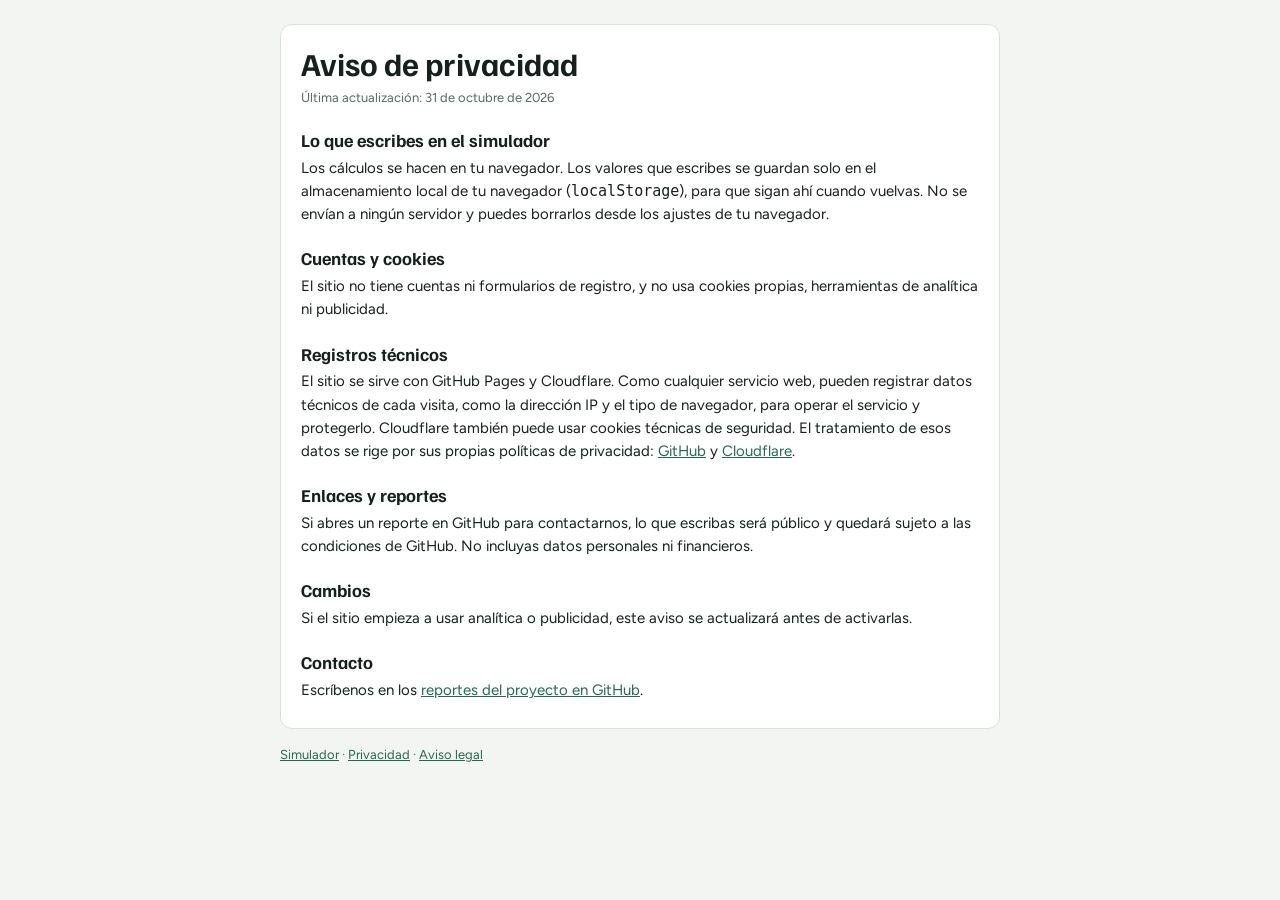
<file: privacidad.html>
<!doctype html>
<html lang="es-MX">
<head>
<meta charset="utf-8">
<meta name="viewport" content="width=device-width, initial-scale=1">
<title>Aviso de privacidad | Simulador de crédito hipotecario</title>
<meta name="description" content="Qué datos usa el simulador de crédito hipotecario: sin cuentas ni cookies propias, y tus valores se quedan en tu navegador.">
<link rel="canonical" href="https://sepagasola.com/privacidad.html">
<link rel="icon" href="/favicon.svg" type="image/svg+xml">
<link rel="icon" href="/favicon-32.png" type="image/png" sizes="32x32">
<link rel="stylesheet" href="/paginas.css">
</head>
<body>
<main>
<h1>Aviso de privacidad</h1>
<p class="fecha">Última actualización: 31 de octubre de 2026</p>
<h2>Lo que escribes en el simulador</h2>
<p>Los cálculos se hacen en tu navegador. Los valores que escribes se guardan solo en el almacenamiento local de tu navegador (<code>localStorage</code>), para que sigan ahí cuando vuelvas. No se envían a ningún servidor y puedes borrarlos desde los ajustes de tu navegador.</p>
<h2>Cuentas y cookies</h2>
<p>El sitio no tiene cuentas ni formularios de registro, y no usa cookies propias, herramientas de analítica ni publicidad.</p>
<h2>Registros técnicos</h2>
<p>El sitio se sirve con GitHub Pages y Cloudflare. Como cualquier servicio web, pueden registrar datos técnicos de cada visita, como la dirección IP y el tipo de navegador, para operar el servicio y protegerlo. Cloudflare también puede usar cookies técnicas de seguridad. El tratamiento de esos datos se rige por sus propias políticas de privacidad: <a href="https://docs.github.com/es/site-policy/privacy-policies/github-general-privacy-statement" rel="noopener">GitHub</a> y <a href="https://www.cloudflare.com/es-es/privacypolicy/" rel="noopener">Cloudflare</a>.</p>
<h2>Enlaces y reportes</h2>
<p>Si abres un reporte en GitHub para contactarnos, lo que escribas será público y quedará sujeto a las condiciones de GitHub. No incluyas datos personales ni financieros.</p>
<h2>Cambios</h2>
<p>Si el sitio empieza a usar analítica o publicidad, este aviso se actualizará antes de activarlas.</p>
<h2>Contacto</h2>
<p>Escríbenos en los <a href="https://github.com/josueveloper/sepagasola.com/issues" rel="noopener">reportes del proyecto en GitHub</a>.</p>
</main>
<footer><a href="/">Simulador</a> · <a href="/privacidad.html">Privacidad</a> · <a href="/aviso-legal.html">Aviso legal</a></footer>
</body>
</html>
</file>
<file: paginas.css>
@font-face{font-family:"Familjen Grotesk";font-style:normal;font-weight:400 700;font-display:swap;src:url(/fonts/familjen-grotesk-latin.woff2) format("woff2")}
@font-face{font-family:"Figtree";font-style:normal;font-weight:300 900;font-display:swap;src:url(/fonts/figtree-latin.woff2) format("woff2")}
:root{--bg:#f3f5f2;--panel:#fff;--fg:#17201b;--muted:#5b6760;--line:#d9dfda;--accent:#1f6b4f}
@media (prefers-color-scheme:dark){:root{--bg:#111613;--panel:#1a211d;--fg:#e7ece8;--muted:#9aa8a0;--line:#2c3630;--accent:#5cc49a;color-scheme:dark}}
*{box-sizing:border-box}
body{margin:0;background:var(--bg);color:var(--fg);font:15px/1.55 "Figtree",system-ui,-apple-system,"Segoe UI",sans-serif;padding:24px 16px 40px}
main,footer{max-width:720px;margin:0 auto}
main{background:var(--panel);border:1px solid var(--line);border-radius:12px;padding:20px}
h1,h2{font-family:"Familjen Grotesk","Helvetica Neue",Arial,sans-serif;line-height:1.15}
h1{font-size:clamp(24px,4vw,32px);margin:0 0 6px;text-wrap:balance}
h2{font-size:18px;margin:22px 0 4px}
p,ul{margin:6px 0}
ul{padding-left:22px}
a{color:var(--accent)}
.fecha{color:var(--muted);font-size:13px}
footer{margin-top:16px;color:var(--muted);font-size:13px}
</file>
